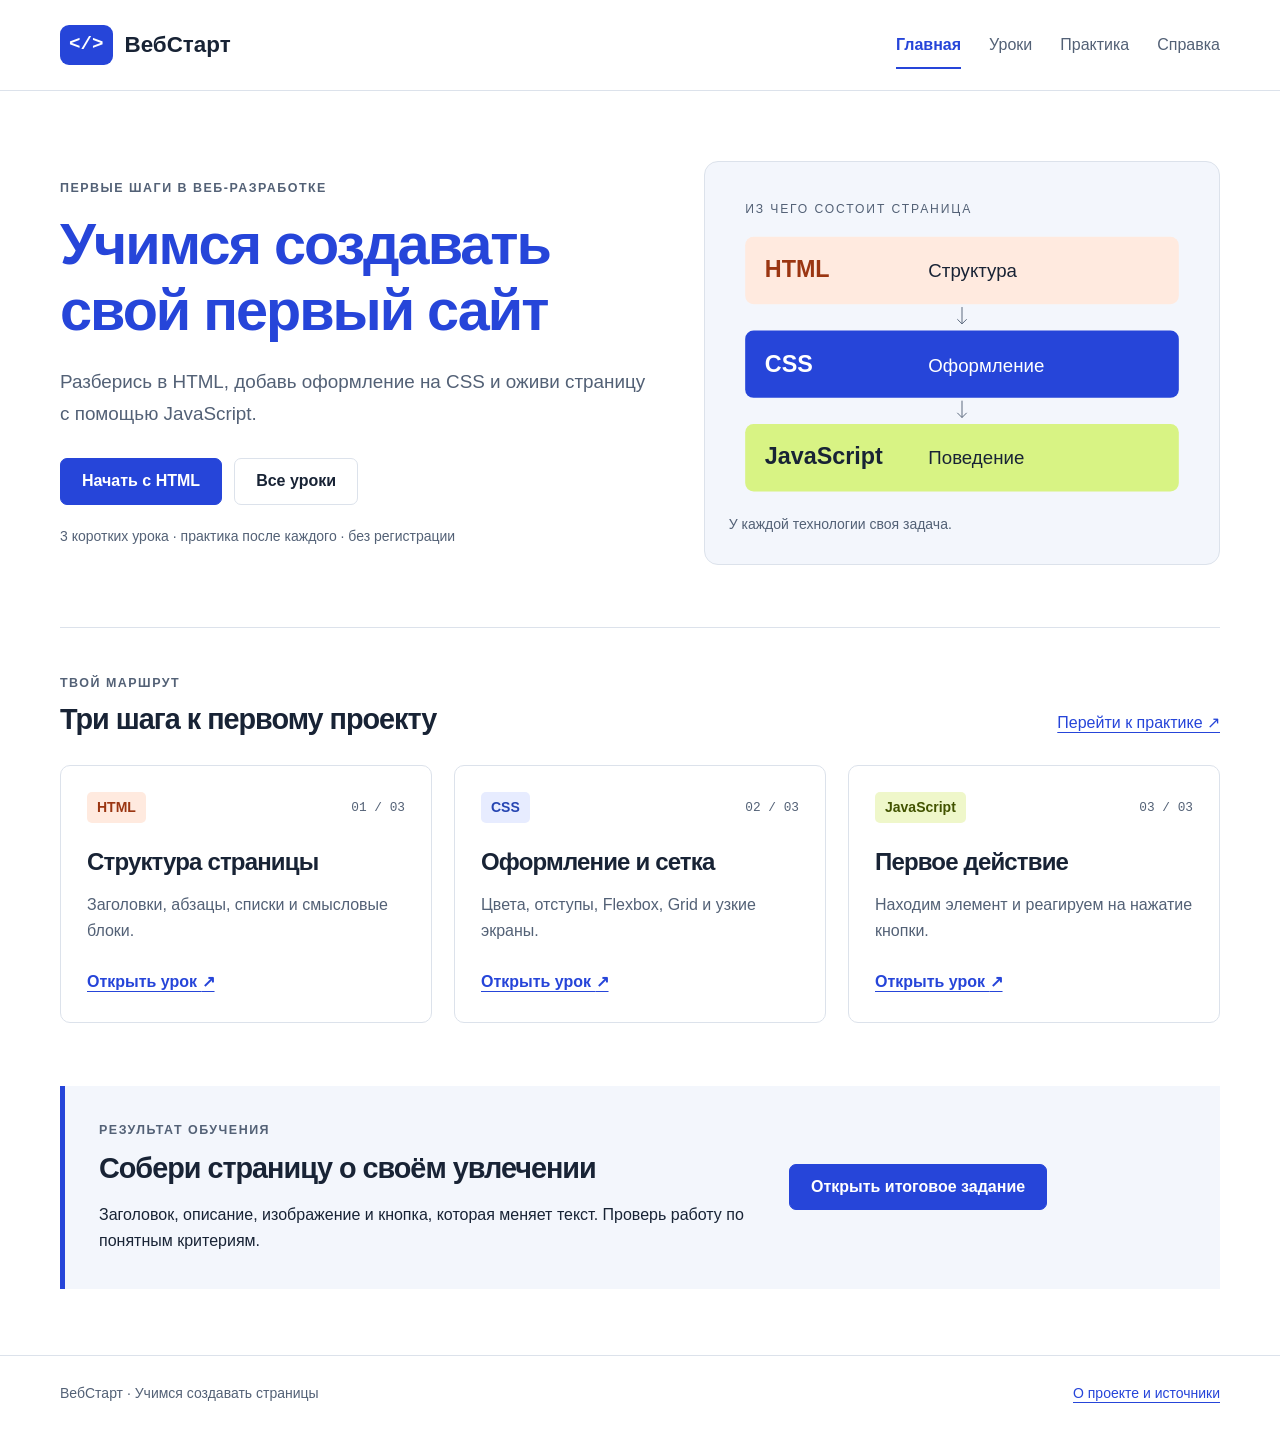
<file: index.html>
<!doctype html>
<html lang="ru">
<head>
  <meta charset="UTF-8">
  <meta name="viewport" content="width=device-width, initial-scale=1.0">
  <meta name="description" content="Короткие уроки по HTML, CSS и JavaScript с примерами, заданиями и подсказками для начинающих.">
  <title>Главная — ВебСтарт</title>
  <link rel="icon" href="data:image/svg+xml,%3Csvg xmlns='http://www.w3.org/2000/svg' viewBox='0 0 32 32'%3E%3Crect width='32' height='32' rx='8' fill='%232645d9'/%3E%3Cpath d='M12 9L5 16l7 7m8-14l7 7-7 7' stroke='white' stroke-width='3' fill='none'/%3E%3C/svg%3E">
  <link rel="stylesheet" href="assets/style.css">
  <script src="assets/script.js" defer></script>
</head>
<body>
  <a class="skip" href="#main">К содержанию</a>
  <header class="header"><div class="container header-inner"><a class="brand" href="index.html"><span class="brand-mark" aria-hidden="true">&lt;/&gt;</span>ВебСтарт</a><nav aria-label="Главная навигация"><a href="index.html" aria-current="page">Главная</a><a href="lessons.html">Уроки</a><a href="practice.html">Практика</a><a href="help.html">Справка</a></nav></div></header>
  <main id="main" class="container">
<section class="hero"><div><p class="eyebrow">ПЕРВЫЕ ШАГИ В ВЕБ-РАЗРАБОТКЕ</p><h1>Учимся создавать<br>свой первый сайт</h1><p class="lead">Разберись в HTML, добавь оформление на CSS и оживи страницу с помощью JavaScript.</p><div class="actions"><a class="button" href="html.html">Начать с HTML</a><a class="button secondary" href="lessons.html">Все уроки</a></div><p class="small">3 коротких урока · практика после каждого · без регистрации</p></div><figure class="hero-diagram"><img src="assets/web-layers.svg" width="520" height="360" alt="Три составляющие страницы: HTML задаёт структуру, CSS — оформление, JavaScript — поведение."><figcaption>У каждой технологии своя задача.</figcaption></figure></section>
<section class="section"><div class="section-heading"><div><p class="eyebrow">ТВОЙ МАРШРУТ</p><h2>Три шага к первому проекту</h2></div><a href="practice.html">Перейти к практике ↗</a></div><div class="card-grid"><article class="lesson-card" data-search="html разметка структура заголовки теги семантика"><div class="card-top"><span class="tag html">HTML</span><span class="step">01 / 03</span></div><h3><a href="html.html">Структура страницы</a></h3><p>Заголовки, абзацы, списки и смысловые блоки.</p><a class="text-link" href="html.html">Открыть урок <span aria-hidden="true">↗</span></a></article><article class="lesson-card" data-search="css стили оформление сетка flexbox grid адаптивность"><div class="card-top"><span class="tag css">CSS</span><span class="step">02 / 03</span></div><h3><a href="css.html">Оформление и сетка</a></h3><p>Цвета, отступы, Flexbox, Grid и узкие экраны.</p><a class="text-link" href="css.html">Открыть урок <span aria-hidden="true">↗</span></a></article><article class="lesson-card" data-search="javascript js джаваскрипт кнопка событие интерактивность"><div class="card-top"><span class="tag javascript">JavaScript</span><span class="step">03 / 03</span></div><h3><a href="javascript.html">Первое действие</a></h3><p>Находим элемент и реагируем на нажатие кнопки.</p><a class="text-link" href="javascript.html">Открыть урок <span aria-hidden="true">↗</span></a></article></div></section>
<section class="project-callout"><div><p class="eyebrow">РЕЗУЛЬТАТ ОБУЧЕНИЯ</p><h2>Собери страницу о своём увлечении</h2><p>Заголовок, описание, изображение и кнопка, которая меняет текст. Проверь работу по понятным критериям.</p></div><a class="button" href="practice.html#project">Открыть итоговое задание</a></section></main>
  <footer class="footer"><div class="container footer-inner"><span>ВебСтарт · Учимся создавать страницы</span><a href="help.html#about">О проекте и источники</a></div></footer>
</body>
</html>
</file>
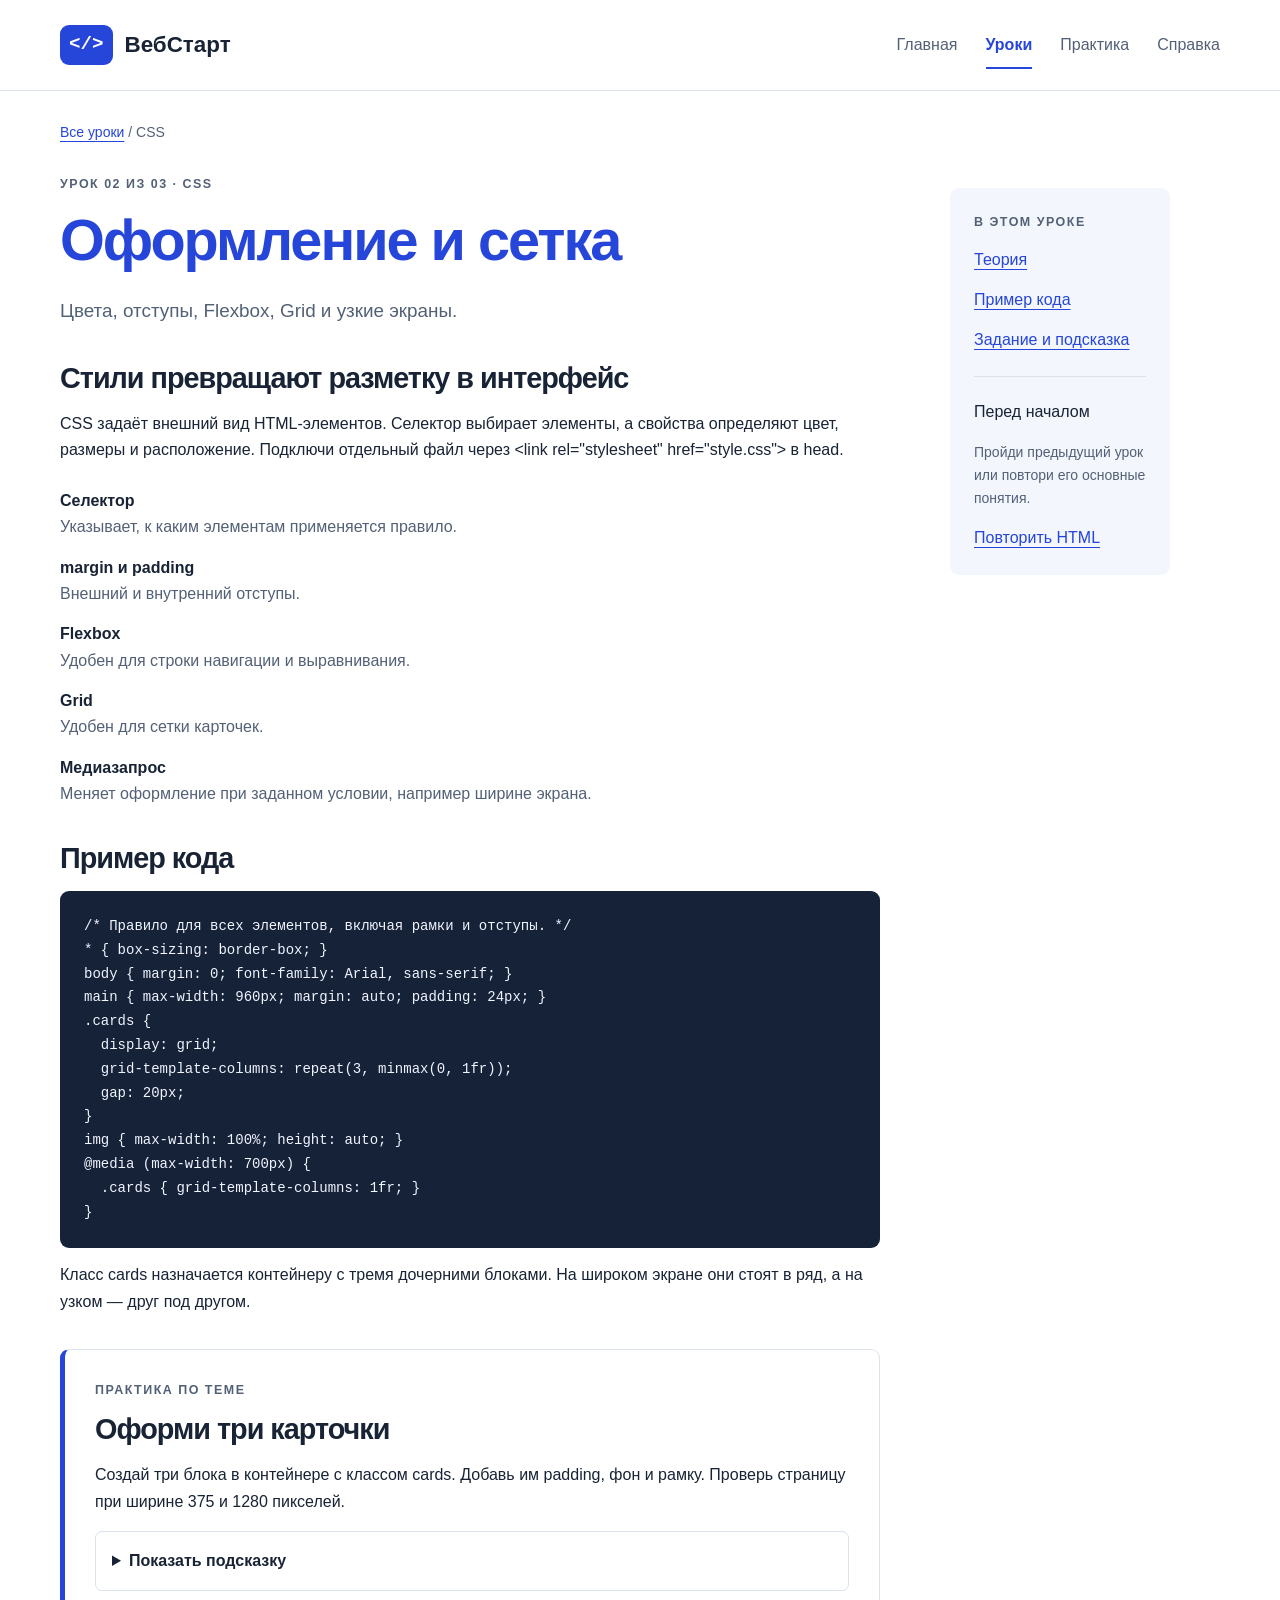
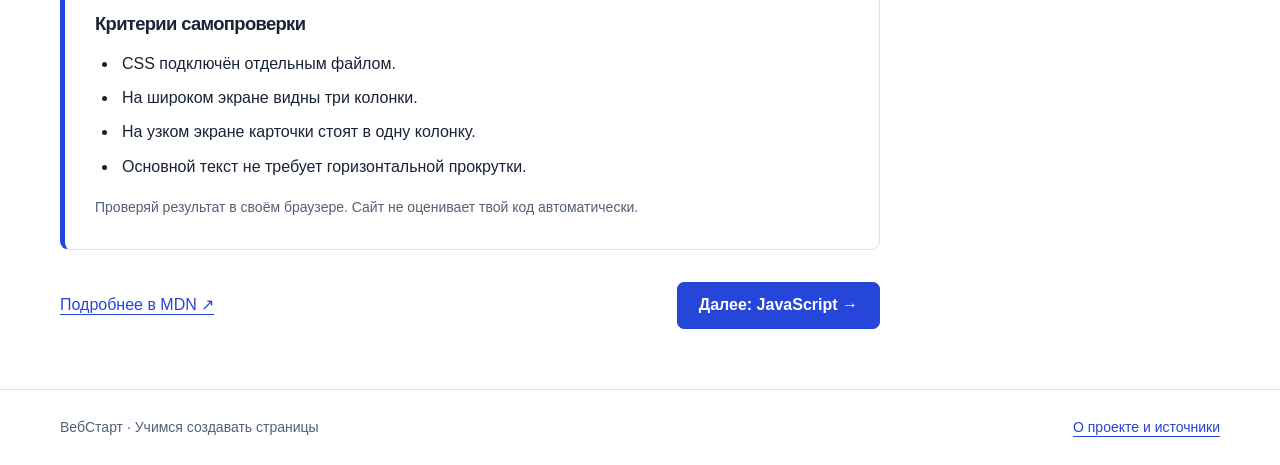
<file: css.html>
<!doctype html>
<html lang="ru">
<head>
  <meta charset="UTF-8">
  <meta name="viewport" content="width=device-width, initial-scale=1.0">
  <meta name="description" content="Короткие уроки по HTML, CSS и JavaScript с примерами, заданиями и подсказками для начинающих.">
  <title>CSS — Оформление и сетка — ВебСтарт</title>
  <link rel="icon" href="data:image/svg+xml,%3Csvg xmlns='http://www.w3.org/2000/svg' viewBox='0 0 32 32'%3E%3Crect width='32' height='32' rx='8' fill='%232645d9'/%3E%3Cpath d='M12 9L5 16l7 7m8-14l7 7-7 7' stroke='white' stroke-width='3' fill='none'/%3E%3C/svg%3E">
  <link rel="stylesheet" href="assets/style.css">
  <script src="assets/script.js" defer></script>
</head>
<body>
  <a class="skip" href="#main">К содержанию</a>
  <header class="header"><div class="container header-inner"><a class="brand" href="index.html"><span class="brand-mark" aria-hidden="true">&lt;/&gt;</span>ВебСтарт</a><nav aria-label="Главная навигация"><a href="index.html">Главная</a><a href="lessons.html" aria-current="page">Уроки</a><a href="practice.html">Практика</a><a href="help.html">Справка</a></nav></div></header>
  <main id="main" class="container"><div class="breadcrumb"><a href="lessons.html">Все уроки</a><span aria-hidden="true"> / </span>CSS</div><div class="lesson-layout"><article><p class="eyebrow">УРОК 02 ИЗ 03 · CSS</p><h1>Оформление и сетка</h1><p class="lead">Цвета, отступы, Flexbox, Grid и узкие экраны.</p><section id="theory"><h2>Стили превращают разметку в интерфейс</h2><p>CSS задаёт внешний вид HTML-элементов. Селектор выбирает элементы, а свойства определяют цвет, размеры и расположение. Подключи отдельный файл через &lt;link rel=&quot;stylesheet&quot; href=&quot;style.css&quot;&gt; в head.</p><dl><dt>Селектор</dt><dd>Указывает, к каким элементам применяется правило.</dd><dt>margin и padding</dt><dd>Внешний и внутренний отступы.</dd><dt>Flexbox</dt><dd>Удобен для строки навигации и выравнивания.</dd><dt>Grid</dt><dd>Удобен для сетки карточек.</dd><dt>Медиазапрос</dt><dd>Меняет оформление при заданном условии, например ширине экрана.</dd></dl></section><section id="example"><h2>Пример кода</h2><pre><code>/* Правило для всех элементов, включая рамки и отступы. */
* { box-sizing: border-box; }
body { margin: 0; font-family: Arial, sans-serif; }
main { max-width: 960px; margin: auto; padding: 24px; }
.cards {
  display: grid;
  grid-template-columns: repeat(3, minmax(0, 1fr));
  gap: 20px;
}
img { max-width: 100%; height: auto; }
@media (max-width: 700px) {
  .cards { grid-template-columns: 1fr; }
}</code></pre><p>Класс cards назначается контейнеру с тремя дочерними блоками. На широком экране они стоят в ряд, а на узком — друг под другом.</p></section><section id="task" class="task-box"><p class="eyebrow">ПРАКТИКА ПО ТЕМЕ</p><h2>Оформи три карточки</h2><p>Создай три блока в контейнере с классом cards. Добавь им padding, фон и рамку. Проверь страницу при ширине 375 и 1280 пикселей.</p><details><summary>Показать подсказку</summary><p>Для класса используется точка: .cards. Чтобы отступы не расширяли заданную ширину, пригодится box-sizing: border-box.</p></details><h3>Критерии самопроверки</h3><ul class="criteria"><li>CSS подключён отдельным файлом.</li><li>На широком экране видны три колонки.</li><li>На узком экране карточки стоят в одну колонку.</li><li>Основной текст не требует горизонтальной прокрутки.</li></ul><p class="small">Проверяй результат в своём браузере. Сайт не оценивает твой код автоматически.</p></section><div class="lesson-bottom"><a href="https://developer.mozilla.org/en-US/docs/Learn_web_development/Core/CSS_layout">Подробнее в MDN ↗</a><a class="button" href="javascript.html">Далее: JavaScript →</a></div></article><aside class="lesson-nav"><p class="eyebrow">В ЭТОМ УРОКЕ</p><a href="#theory">Теория</a><a href="#example">Пример кода</a><a href="#task">Задание и подсказка</a><hr><p>Перед началом</p><p class="small">Пройди предыдущий урок или повтори его основные понятия.</p><a href="html.html">Повторить HTML</a></aside></div></main>
  <footer class="footer"><div class="container footer-inner"><span>ВебСтарт · Учимся создавать страницы</span><a href="help.html#about">О проекте и источники</a></div></footer>
</body>
</html>
</file>
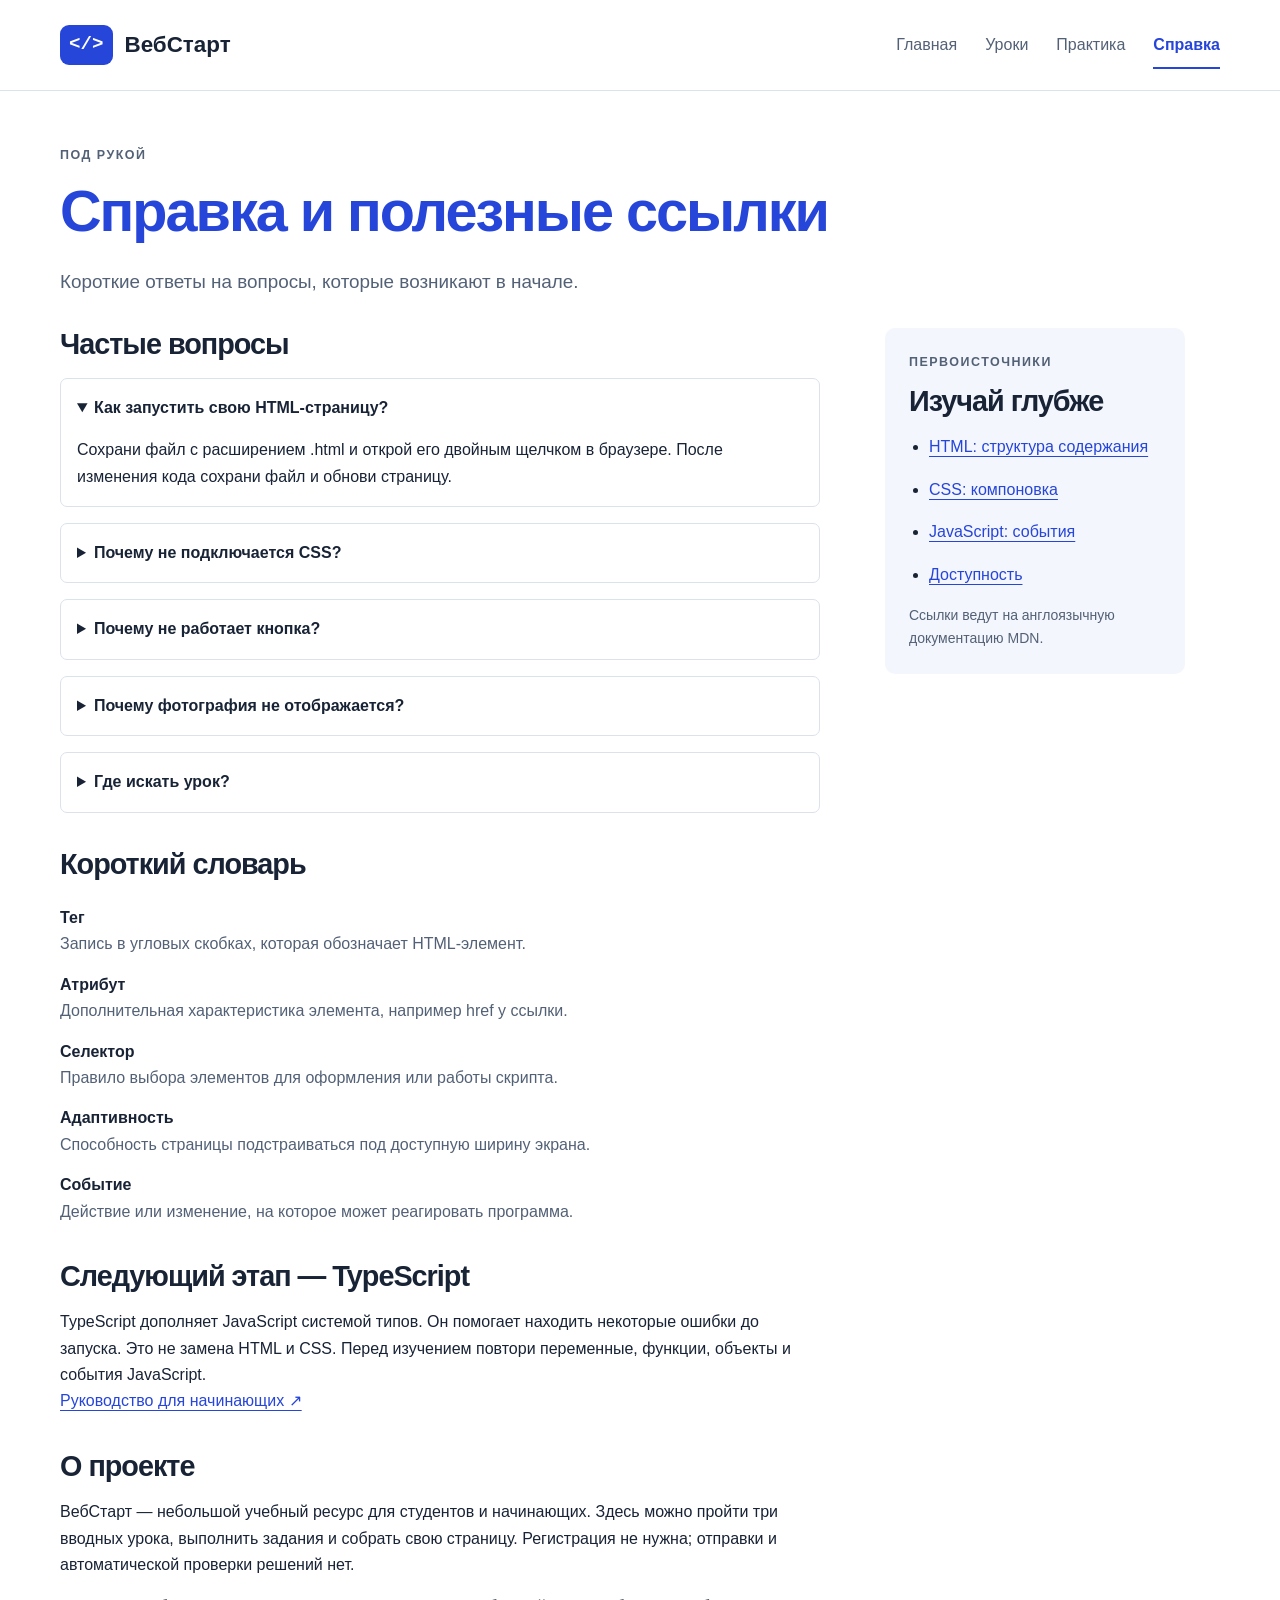
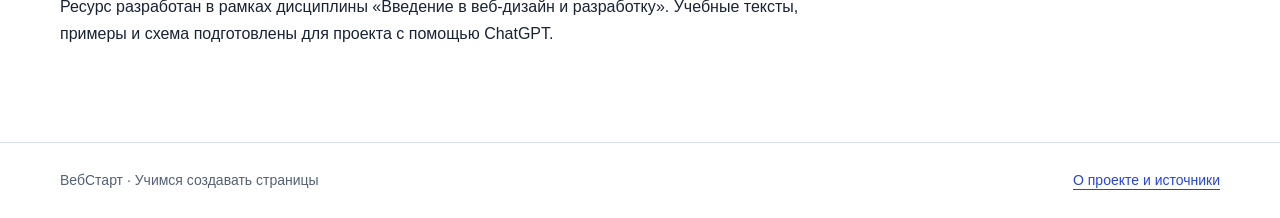
<file: help.html>
<!doctype html>
<html lang="ru">
<head>
  <meta charset="UTF-8">
  <meta name="viewport" content="width=device-width, initial-scale=1.0">
  <meta name="description" content="Короткие уроки по HTML, CSS и JavaScript с примерами, заданиями и подсказками для начинающих.">
  <title>Справка — ВебСтарт</title>
  <link rel="icon" href="data:image/svg+xml,%3Csvg xmlns='http://www.w3.org/2000/svg' viewBox='0 0 32 32'%3E%3Crect width='32' height='32' rx='8' fill='%232645d9'/%3E%3Cpath d='M12 9L5 16l7 7m8-14l7 7-7 7' stroke='white' stroke-width='3' fill='none'/%3E%3C/svg%3E">
  <link rel="stylesheet" href="assets/style.css">
  <script src="assets/script.js" defer></script>
</head>
<body>
  <a class="skip" href="#main">К содержанию</a>
  <header class="header"><div class="container header-inner"><a class="brand" href="index.html"><span class="brand-mark" aria-hidden="true">&lt;/&gt;</span>ВебСтарт</a><nav aria-label="Главная навигация"><a href="index.html">Главная</a><a href="lessons.html">Уроки</a><a href="practice.html">Практика</a><a href="help.html" aria-current="page">Справка</a></nav></div></header>
  <main id="main" class="container"><section class="page-intro"><p class="eyebrow">ПОД РУКОЙ</p><h1>Справка и полезные ссылки</h1><p class="lead">Короткие ответы на вопросы, которые возникают в начале.</p></section><div class="help-layout"><div><section><h2>Частые вопросы</h2><details open><summary>Как запустить свою HTML-страницу?</summary><p>Сохрани файл с расширением .html и открой его двойным щелчком в браузере. После изменения кода сохрани файл и обнови страницу.</p></details><details><summary>Почему не подключается CSS?</summary><p>Проверь href у link, имя и расположение файла. Например, если style.css находится в папке assets, путь будет assets/style.css.</p></details><details><summary>Почему не работает кнопка?</summary><p>Проверь id, подключение script.js и консоль. Если скрипт подключён в head, добавь defer.</p></details><details><summary>Почему фотография не отображается?</summary><p>Проверь src, расширение и регистр букв в имени файла. Используй относительный путь. Файл фотографии должен входить в папку проекта.</p></details><details><summary>Где искать урок?</summary><p>Открой <a href="lessons.html">каталог</a> и введи название или ключевое слово. Поиск не различает JavaScript и javascript.</p></details></section><section id="glossary"><h2>Короткий словарь</h2><dl><dt>Тег</dt><dd>Запись в угловых скобках, которая обозначает HTML-элемент.</dd><dt>Атрибут</dt><dd>Дополнительная характеристика элемента, например href у ссылки.</dd><dt>Селектор</dt><dd>Правило выбора элементов для оформления или работы скрипта.</dd><dt>Адаптивность</dt><dd>Способность страницы подстраиваться под доступную ширину экрана.</dd><dt>Событие</dt><dd>Действие или изменение, на которое может реагировать программа.</dd></dl></section><section id="typescript"><h2>Следующий этап — TypeScript</h2><p>TypeScript дополняет JavaScript системой типов. Он помогает находить некоторые ошибки до запуска. Это не замена HTML и CSS. Перед изучением повтори переменные, функции, объекты и события JavaScript.</p><a href="https://www.typescriptlang.org/docs/handbook/typescript-from-scratch.html">Руководство для начинающих ↗</a></section><section id="about"><h2>О проекте</h2><p>ВебСтарт — небольшой учебный ресурс для студентов и начинающих. Здесь можно пройти три вводных урока, выполнить задания и собрать свою страницу. Регистрация не нужна; отправки и автоматической проверки решений нет.</p><p>Ресурс разработан в рамках дисциплины «Введение в веб-дизайн и разработку». Учебные тексты, примеры и схема подготовлены для проекта с помощью ChatGPT.</p></section></div><aside class="sources"><p class="eyebrow">ПЕРВОИСТОЧНИКИ</p><h2>Изучай глубже</h2><ul><li><a href="https://developer.mozilla.org/en-US/docs/Learn_web_development/Core/Structuring_content">HTML: структура содержания</a></li><li><a href="https://developer.mozilla.org/en-US/docs/Learn_web_development/Core/CSS_layout">CSS: компоновка</a></li><li><a href="https://developer.mozilla.org/en-US/docs/Learn_web_development/Core/Scripting/Events">JavaScript: события</a></li><li><a href="https://developer.mozilla.org/en-US/docs/Learn_web_development/Core/Accessibility">Доступность</a></li></ul><p class="small">Ссылки ведут на англоязычную документацию MDN.</p></aside></div></main>
  <footer class="footer"><div class="container footer-inner"><span>ВебСтарт · Учимся создавать страницы</span><a href="help.html#about">О проекте и источники</a></div></footer>
</body>
</html>
</file>
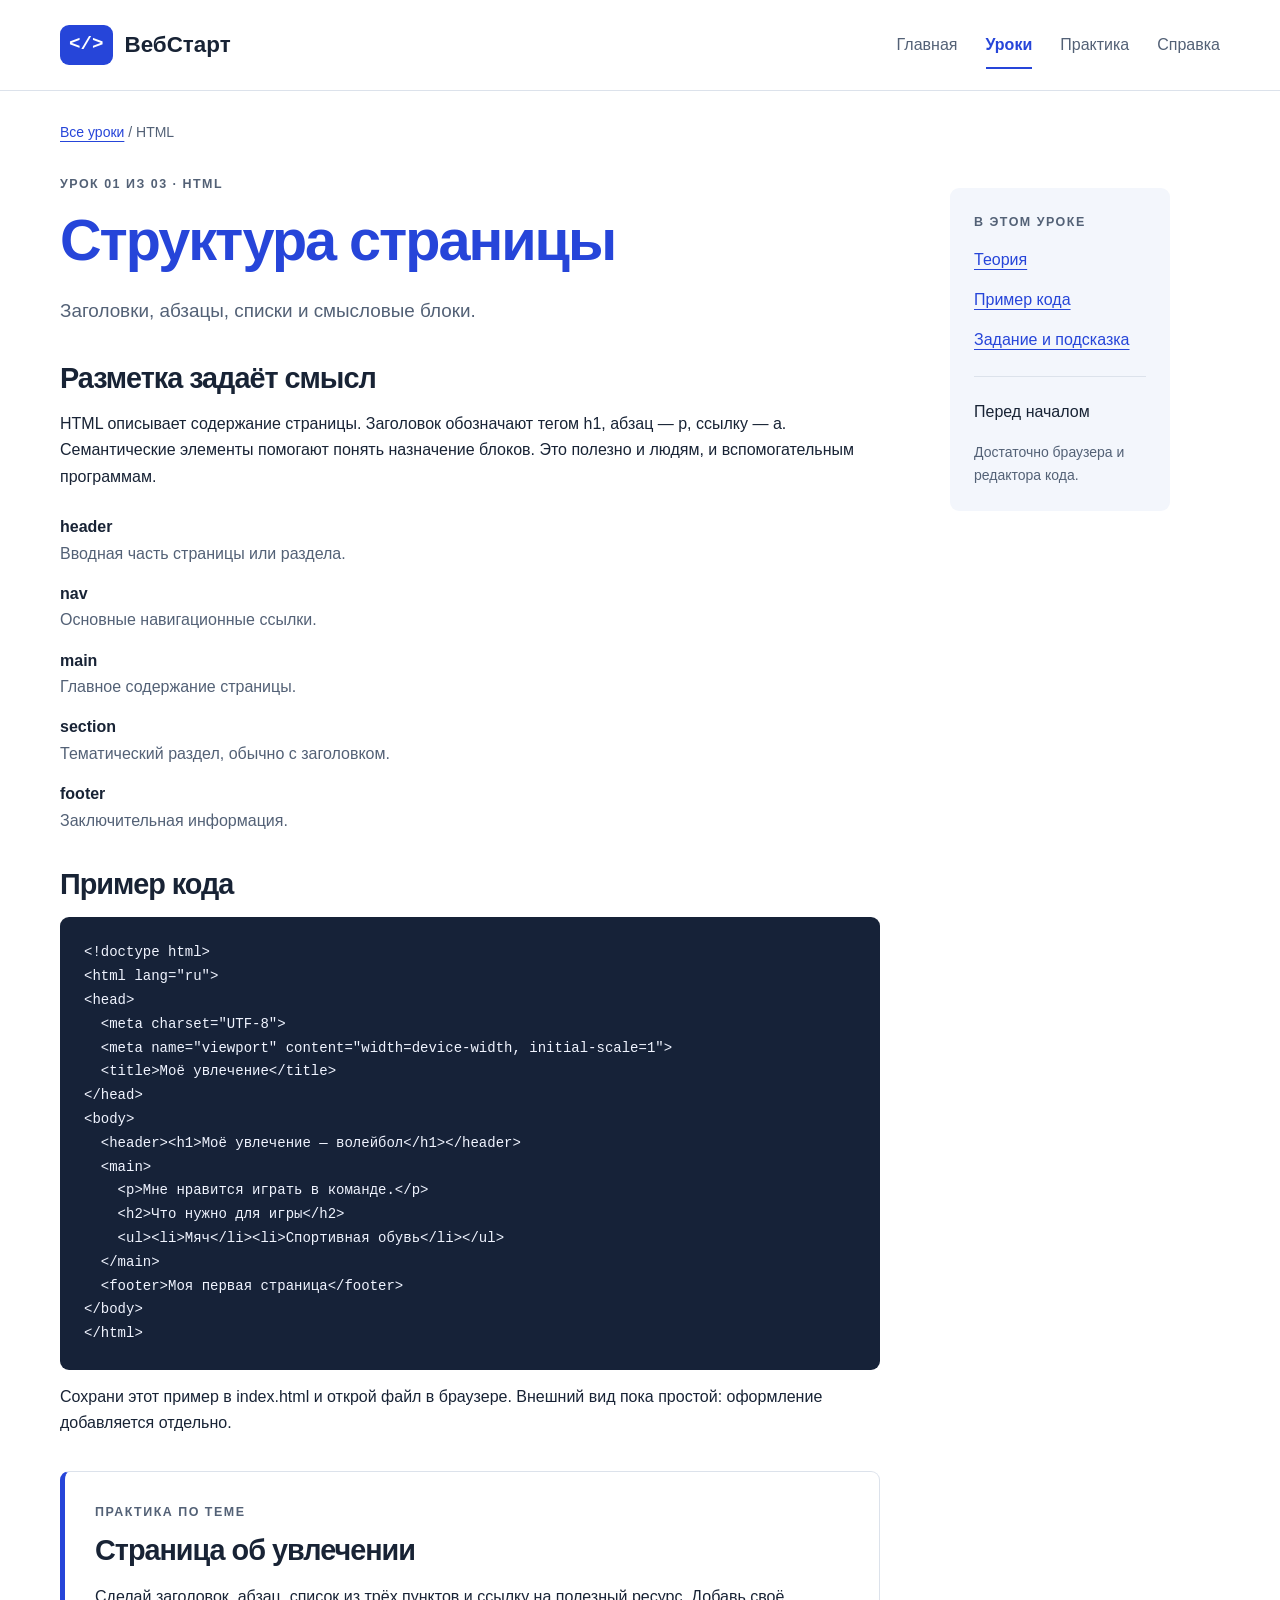
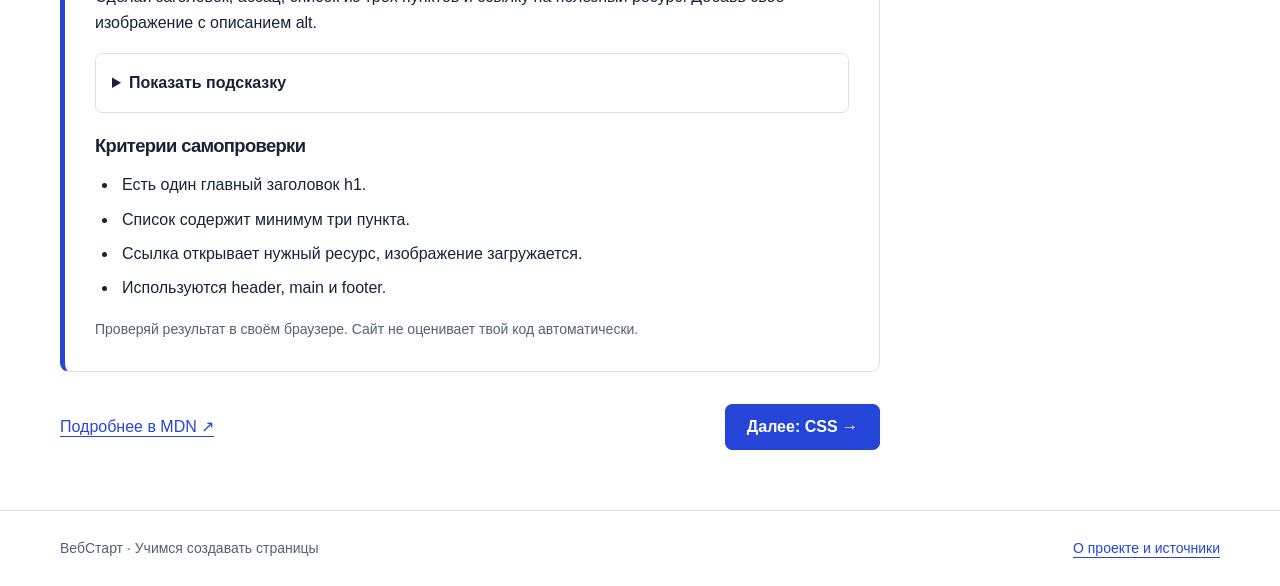
<file: html.html>
<!doctype html>
<html lang="ru">
<head>
  <meta charset="UTF-8">
  <meta name="viewport" content="width=device-width, initial-scale=1.0">
  <meta name="description" content="Короткие уроки по HTML, CSS и JavaScript с примерами, заданиями и подсказками для начинающих.">
  <title>HTML — Структура страницы — ВебСтарт</title>
  <link rel="icon" href="data:image/svg+xml,%3Csvg xmlns='http://www.w3.org/2000/svg' viewBox='0 0 32 32'%3E%3Crect width='32' height='32' rx='8' fill='%232645d9'/%3E%3Cpath d='M12 9L5 16l7 7m8-14l7 7-7 7' stroke='white' stroke-width='3' fill='none'/%3E%3C/svg%3E">
  <link rel="stylesheet" href="assets/style.css">
  <script src="assets/script.js" defer></script>
</head>
<body>
  <a class="skip" href="#main">К содержанию</a>
  <header class="header"><div class="container header-inner"><a class="brand" href="index.html"><span class="brand-mark" aria-hidden="true">&lt;/&gt;</span>ВебСтарт</a><nav aria-label="Главная навигация"><a href="index.html">Главная</a><a href="lessons.html" aria-current="page">Уроки</a><a href="practice.html">Практика</a><a href="help.html">Справка</a></nav></div></header>
  <main id="main" class="container"><div class="breadcrumb"><a href="lessons.html">Все уроки</a><span aria-hidden="true"> / </span>HTML</div><div class="lesson-layout"><article><p class="eyebrow">УРОК 01 ИЗ 03 · HTML</p><h1>Структура страницы</h1><p class="lead">Заголовки, абзацы, списки и смысловые блоки.</p><section id="theory"><h2>Разметка задаёт смысл</h2><p>HTML описывает содержание страницы. Заголовок обозначают тегом h1, абзац — p, ссылку — a. Семантические элементы помогают понять назначение блоков. Это полезно и людям, и вспомогательным программам.</p><dl><dt>header</dt><dd>Вводная часть страницы или раздела.</dd><dt>nav</dt><dd>Основные навигационные ссылки.</dd><dt>main</dt><dd>Главное содержание страницы.</dd><dt>section</dt><dd>Тематический раздел, обычно с заголовком.</dd><dt>footer</dt><dd>Заключительная информация.</dd></dl></section><section id="example"><h2>Пример кода</h2><pre><code>&lt;!doctype html&gt;
&lt;html lang=&quot;ru&quot;&gt;
&lt;head&gt;
  &lt;meta charset=&quot;UTF-8&quot;&gt;
  &lt;meta name=&quot;viewport&quot; content=&quot;width=device-width, initial-scale=1&quot;&gt;
  &lt;title&gt;Моё увлечение&lt;/title&gt;
&lt;/head&gt;
&lt;body&gt;
  &lt;header&gt;&lt;h1&gt;Моё увлечение — волейбол&lt;/h1&gt;&lt;/header&gt;
  &lt;main&gt;
    &lt;p&gt;Мне нравится играть в команде.&lt;/p&gt;
    &lt;h2&gt;Что нужно для игры&lt;/h2&gt;
    &lt;ul&gt;&lt;li&gt;Мяч&lt;/li&gt;&lt;li&gt;Спортивная обувь&lt;/li&gt;&lt;/ul&gt;
  &lt;/main&gt;
  &lt;footer&gt;Моя первая страница&lt;/footer&gt;
&lt;/body&gt;
&lt;/html&gt;</code></pre><p>Сохрани этот пример в index.html и открой файл в браузере. Внешний вид пока простой: оформление добавляется отдельно.</p></section><section id="task" class="task-box"><p class="eyebrow">ПРАКТИКА ПО ТЕМЕ</p><h2>Страница об увлечении</h2><p>Сделай заголовок, абзац, список из трёх пунктов и ссылку на полезный ресурс. Добавь своё изображение с описанием alt.</p><details><summary>Показать подсказку</summary><p>Начни с образца выше. Изображение подключается так: &lt;img src=&quot;images/photo.jpg&quot; alt=&quot;Описание фотографии&quot;&gt;. Файл должен находиться по указанному пути.</p></details><h3>Критерии самопроверки</h3><ul class="criteria"><li>Есть один главный заголовок h1.</li><li>Список содержит минимум три пункта.</li><li>Ссылка открывает нужный ресурс, изображение загружается.</li><li>Используются header, main и footer.</li></ul><p class="small">Проверяй результат в своём браузере. Сайт не оценивает твой код автоматически.</p></section><div class="lesson-bottom"><a href="https://developer.mozilla.org/en-US/docs/Learn_web_development/Core/Structuring_content">Подробнее в MDN ↗</a><a class="button" href="css.html">Далее: CSS →</a></div></article><aside class="lesson-nav"><p class="eyebrow">В ЭТОМ УРОКЕ</p><a href="#theory">Теория</a><a href="#example">Пример кода</a><a href="#task">Задание и подсказка</a><hr><p>Перед началом</p><p class="small">Достаточно браузера и редактора кода.</p></aside></div></main>
  <footer class="footer"><div class="container footer-inner"><span>ВебСтарт · Учимся создавать страницы</span><a href="help.html#about">О проекте и источники</a></div></footer>
</body>
</html>
</file>
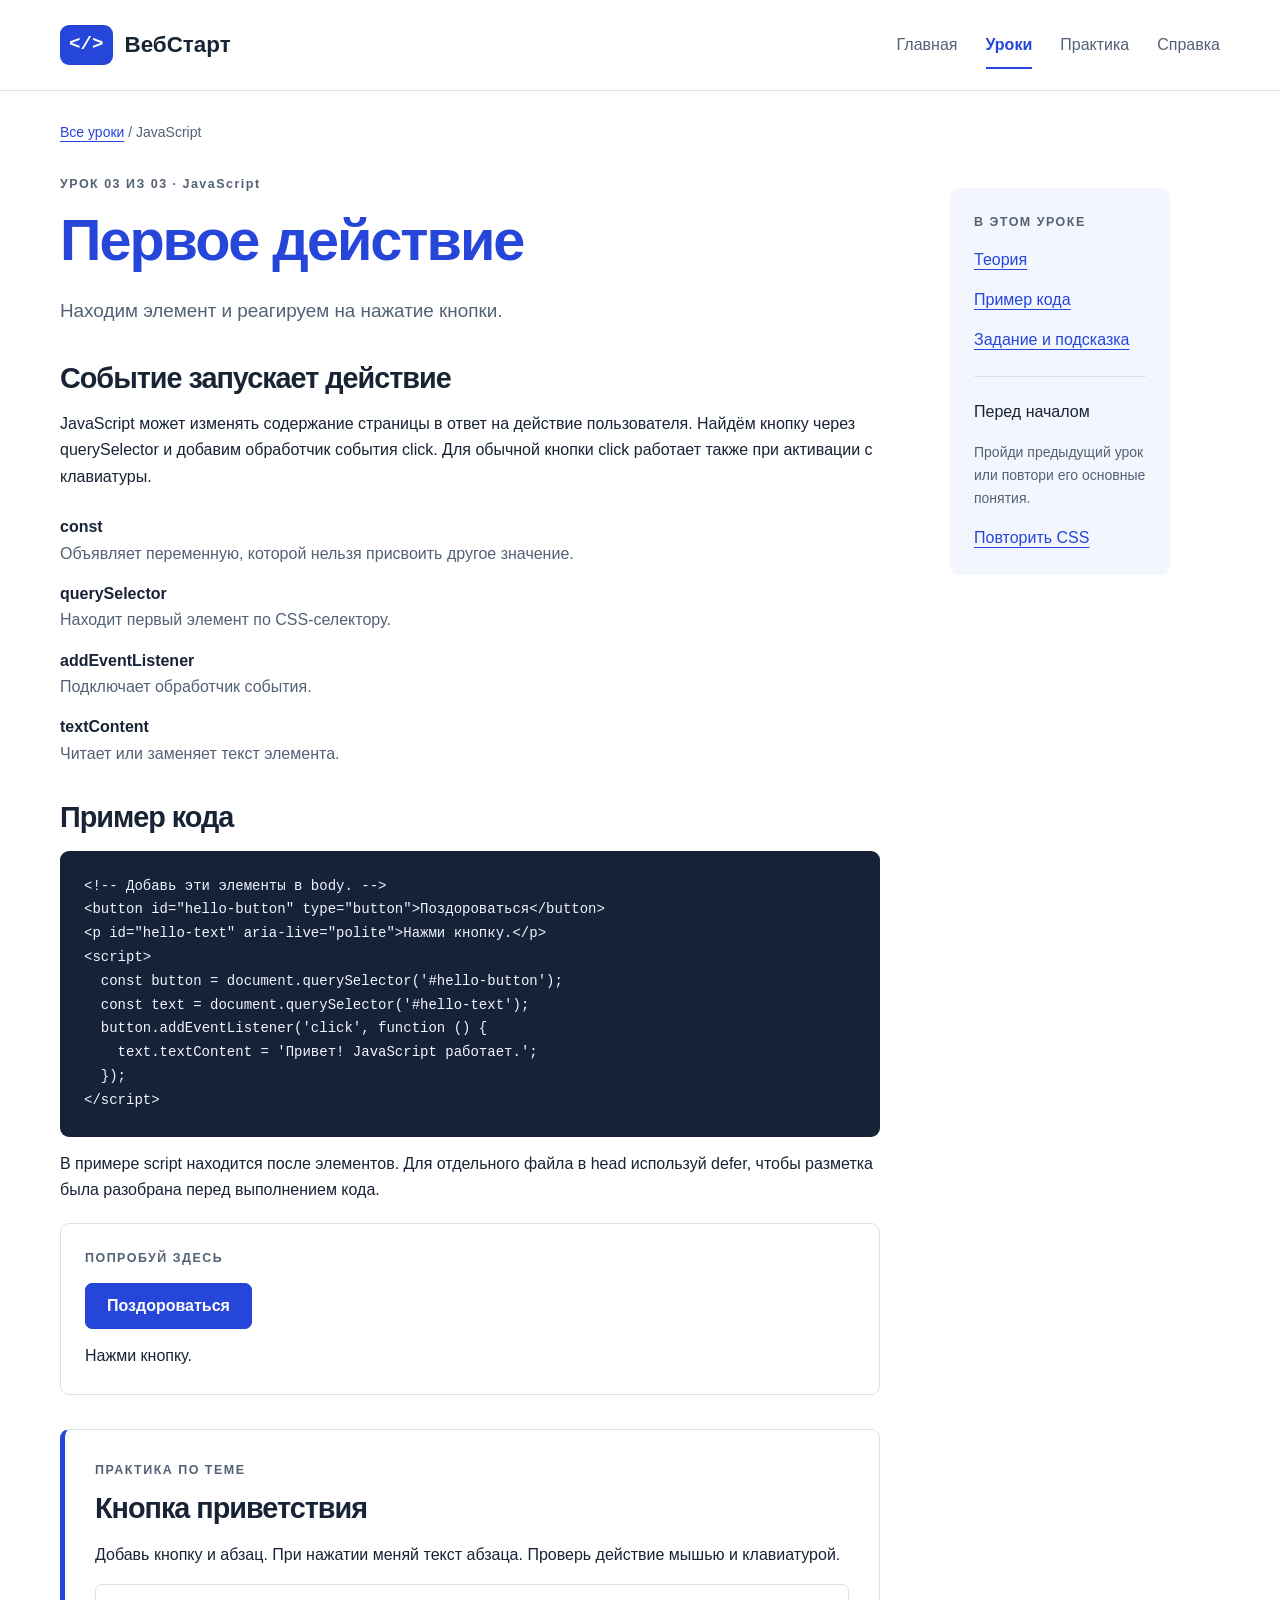
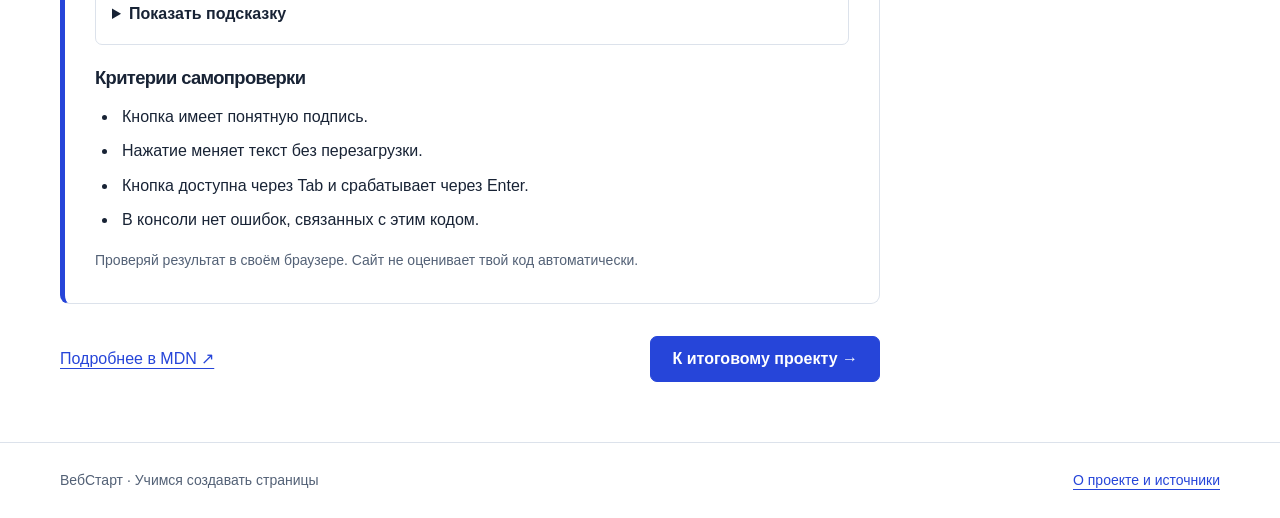
<file: javascript.html>
<!doctype html>
<html lang="ru">
<head>
  <meta charset="UTF-8">
  <meta name="viewport" content="width=device-width, initial-scale=1.0">
  <meta name="description" content="Короткие уроки по HTML, CSS и JavaScript с примерами, заданиями и подсказками для начинающих.">
  <title>JavaScript — Первое действие — ВебСтарт</title>
  <link rel="icon" href="data:image/svg+xml,%3Csvg xmlns='http://www.w3.org/2000/svg' viewBox='0 0 32 32'%3E%3Crect width='32' height='32' rx='8' fill='%232645d9'/%3E%3Cpath d='M12 9L5 16l7 7m8-14l7 7-7 7' stroke='white' stroke-width='3' fill='none'/%3E%3C/svg%3E">
  <link rel="stylesheet" href="assets/style.css">
  <script src="assets/script.js" defer></script>
</head>
<body>
  <a class="skip" href="#main">К содержанию</a>
  <header class="header"><div class="container header-inner"><a class="brand" href="index.html"><span class="brand-mark" aria-hidden="true">&lt;/&gt;</span>ВебСтарт</a><nav aria-label="Главная навигация"><a href="index.html">Главная</a><a href="lessons.html" aria-current="page">Уроки</a><a href="practice.html">Практика</a><a href="help.html">Справка</a></nav></div></header>
  <main id="main" class="container"><div class="breadcrumb"><a href="lessons.html">Все уроки</a><span aria-hidden="true"> / </span>JavaScript</div><div class="lesson-layout"><article><p class="eyebrow">УРОК 03 ИЗ 03 · JavaScript</p><h1>Первое действие</h1><p class="lead">Находим элемент и реагируем на нажатие кнопки.</p><section id="theory"><h2>Событие запускает действие</h2><p>JavaScript может изменять содержание страницы в ответ на действие пользователя. Найдём кнопку через querySelector и добавим обработчик события click. Для обычной кнопки click работает также при активации с клавиатуры.</p><dl><dt>const</dt><dd>Объявляет переменную, которой нельзя присвоить другое значение.</dd><dt>querySelector</dt><dd>Находит первый элемент по CSS-селектору.</dd><dt>addEventListener</dt><dd>Подключает обработчик события.</dd><dt>textContent</dt><dd>Читает или заменяет текст элемента.</dd></dl></section><section id="example"><h2>Пример кода</h2><pre><code>&lt;!-- Добавь эти элементы в body. --&gt;
&lt;button id=&quot;hello-button&quot; type=&quot;button&quot;&gt;Поздороваться&lt;/button&gt;
&lt;p id=&quot;hello-text&quot; aria-live=&quot;polite&quot;&gt;Нажми кнопку.&lt;/p&gt;
&lt;script&gt;
  const button = document.querySelector(&#x27;#hello-button&#x27;);
  const text = document.querySelector(&#x27;#hello-text&#x27;);
  button.addEventListener(&#x27;click&#x27;, function () {
    text.textContent = &#x27;Привет! JavaScript работает.&#x27;;
  });
&lt;/script&gt;</code></pre><p>В примере script находится после элементов. Для отдельного файла в head используй defer, чтобы разметка была разобрана перед выполнением кода.</p><div class="demo"><p class="eyebrow">ПОПРОБУЙ ЗДЕСЬ</p><button id="hello-button" class="button" type="button">Поздороваться</button><p id="hello-text" aria-live="polite">Нажми кнопку.</p></div></section><section id="task" class="task-box"><p class="eyebrow">ПРАКТИКА ПО ТЕМЕ</p><h2>Кнопка приветствия</h2><p>Добавь кнопку и абзац. При нажатии меняй текст абзаца. Проверь действие мышью и клавиатурой.</p><details><summary>Показать подсказку</summary><p>Если кнопка не работает, проверь совпадение id в HTML и селектора в JavaScript. Открой консоль браузера и прочитай сообщение об ошибке.</p></details><h3>Критерии самопроверки</h3><ul class="criteria"><li>Кнопка имеет понятную подпись.</li><li>Нажатие меняет текст без перезагрузки.</li><li>Кнопка доступна через Tab и срабатывает через Enter.</li><li>В консоли нет ошибок, связанных с этим кодом.</li></ul><p class="small">Проверяй результат в своём браузере. Сайт не оценивает твой код автоматически.</p></section><div class="lesson-bottom"><a href="https://developer.mozilla.org/en-US/docs/Learn_web_development/Core/Scripting/Events">Подробнее в MDN ↗</a><a class="button" href="practice.html#project">К итоговому проекту →</a></div></article><aside class="lesson-nav"><p class="eyebrow">В ЭТОМ УРОКЕ</p><a href="#theory">Теория</a><a href="#example">Пример кода</a><a href="#task">Задание и подсказка</a><hr><p>Перед началом</p><p class="small">Пройди предыдущий урок или повтори его основные понятия.</p><a href="css.html">Повторить CSS</a></aside></div></main>
  <footer class="footer"><div class="container footer-inner"><span>ВебСтарт · Учимся создавать страницы</span><a href="help.html#about">О проекте и источники</a></div></footer>
</body>
</html>
</file>
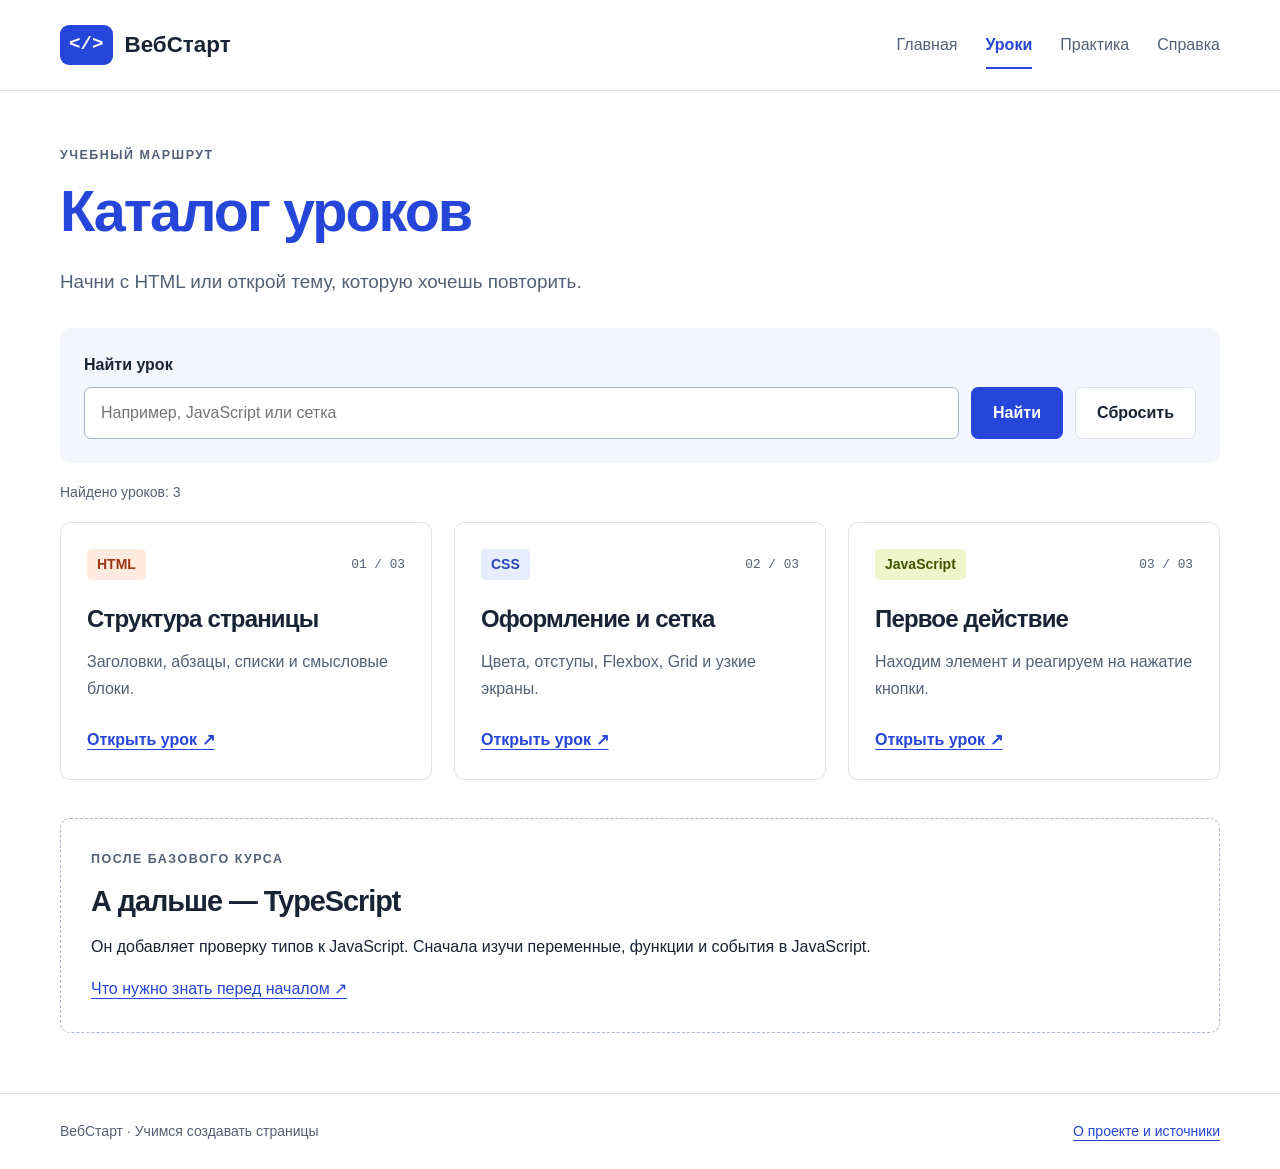
<file: lessons.html>
<!doctype html>
<html lang="ru">
<head>
  <meta charset="UTF-8">
  <meta name="viewport" content="width=device-width, initial-scale=1.0">
  <meta name="description" content="Короткие уроки по HTML, CSS и JavaScript с примерами, заданиями и подсказками для начинающих.">
  <title>Уроки — ВебСтарт</title>
  <link rel="icon" href="data:image/svg+xml,%3Csvg xmlns='http://www.w3.org/2000/svg' viewBox='0 0 32 32'%3E%3Crect width='32' height='32' rx='8' fill='%232645d9'/%3E%3Cpath d='M12 9L5 16l7 7m8-14l7 7-7 7' stroke='white' stroke-width='3' fill='none'/%3E%3C/svg%3E">
  <link rel="stylesheet" href="assets/style.css">
  <script src="assets/script.js" defer></script>
</head>
<body>
  <a class="skip" href="#main">К содержанию</a>
  <header class="header"><div class="container header-inner"><a class="brand" href="index.html"><span class="brand-mark" aria-hidden="true">&lt;/&gt;</span>ВебСтарт</a><nav aria-label="Главная навигация"><a href="index.html">Главная</a><a href="lessons.html" aria-current="page">Уроки</a><a href="practice.html">Практика</a><a href="help.html">Справка</a></nav></div></header>
  <main id="main" class="container"><section class="page-intro"><p class="eyebrow">УЧЕБНЫЙ МАРШРУТ</p><h1>Каталог уроков</h1><p class="lead">Начни с HTML или открой тему, которую хочешь повторить.</p></section><form class="search" role="search" action="lessons.html"><label for="lesson-search">Найти урок</label><div class="search-row"><input id="lesson-search" name="q" type="search" placeholder="Например, JavaScript или сетка" autocomplete="off"><button class="button" type="submit">Найти</button><button class="button secondary" type="reset">Сбросить</button></div></form><p id="search-count" class="small" role="status" aria-live="polite">Уроков: 3</p><noscript><p>Поиск работает при включённом JavaScript. Все уроки доступны ниже.</p></noscript><div class="card-grid"><article class="lesson-card" data-search="html разметка структура заголовки теги семантика"><div class="card-top"><span class="tag html">HTML</span><span class="step">01 / 03</span></div><h2><a href="html.html">Структура страницы</a></h2><p>Заголовки, абзацы, списки и смысловые блоки.</p><a class="text-link" href="html.html">Открыть урок <span aria-hidden="true">↗</span></a></article><article class="lesson-card" data-search="css стили оформление сетка flexbox grid адаптивность"><div class="card-top"><span class="tag css">CSS</span><span class="step">02 / 03</span></div><h2><a href="css.html">Оформление и сетка</a></h2><p>Цвета, отступы, Flexbox, Grid и узкие экраны.</p><a class="text-link" href="css.html">Открыть урок <span aria-hidden="true">↗</span></a></article><article class="lesson-card" data-search="javascript js джаваскрипт кнопка событие интерактивность"><div class="card-top"><span class="tag javascript">JavaScript</span><span class="step">03 / 03</span></div><h2><a href="javascript.html">Первое действие</a></h2><p>Находим элемент и реагируем на нажатие кнопки.</p><a class="text-link" href="javascript.html">Открыть урок <span aria-hidden="true">↗</span></a></article></div><p id="empty-result" class="notice" hidden>Ничего не найдено. Попробуй «HTML», «CSS», «JavaScript» или сбрось поиск.</p><aside class="next-stage"><p class="eyebrow">ПОСЛЕ БАЗОВОГО КУРСА</p><h2>А дальше — TypeScript</h2><p>Он добавляет проверку типов к JavaScript. Сначала изучи переменные, функции и события в JavaScript.</p><a href="help.html#typescript">Что нужно знать перед началом ↗</a></aside></main>
  <footer class="footer"><div class="container footer-inner"><span>ВебСтарт · Учимся создавать страницы</span><a href="help.html#about">О проекте и источники</a></div></footer>
</body>
</html>
</file>
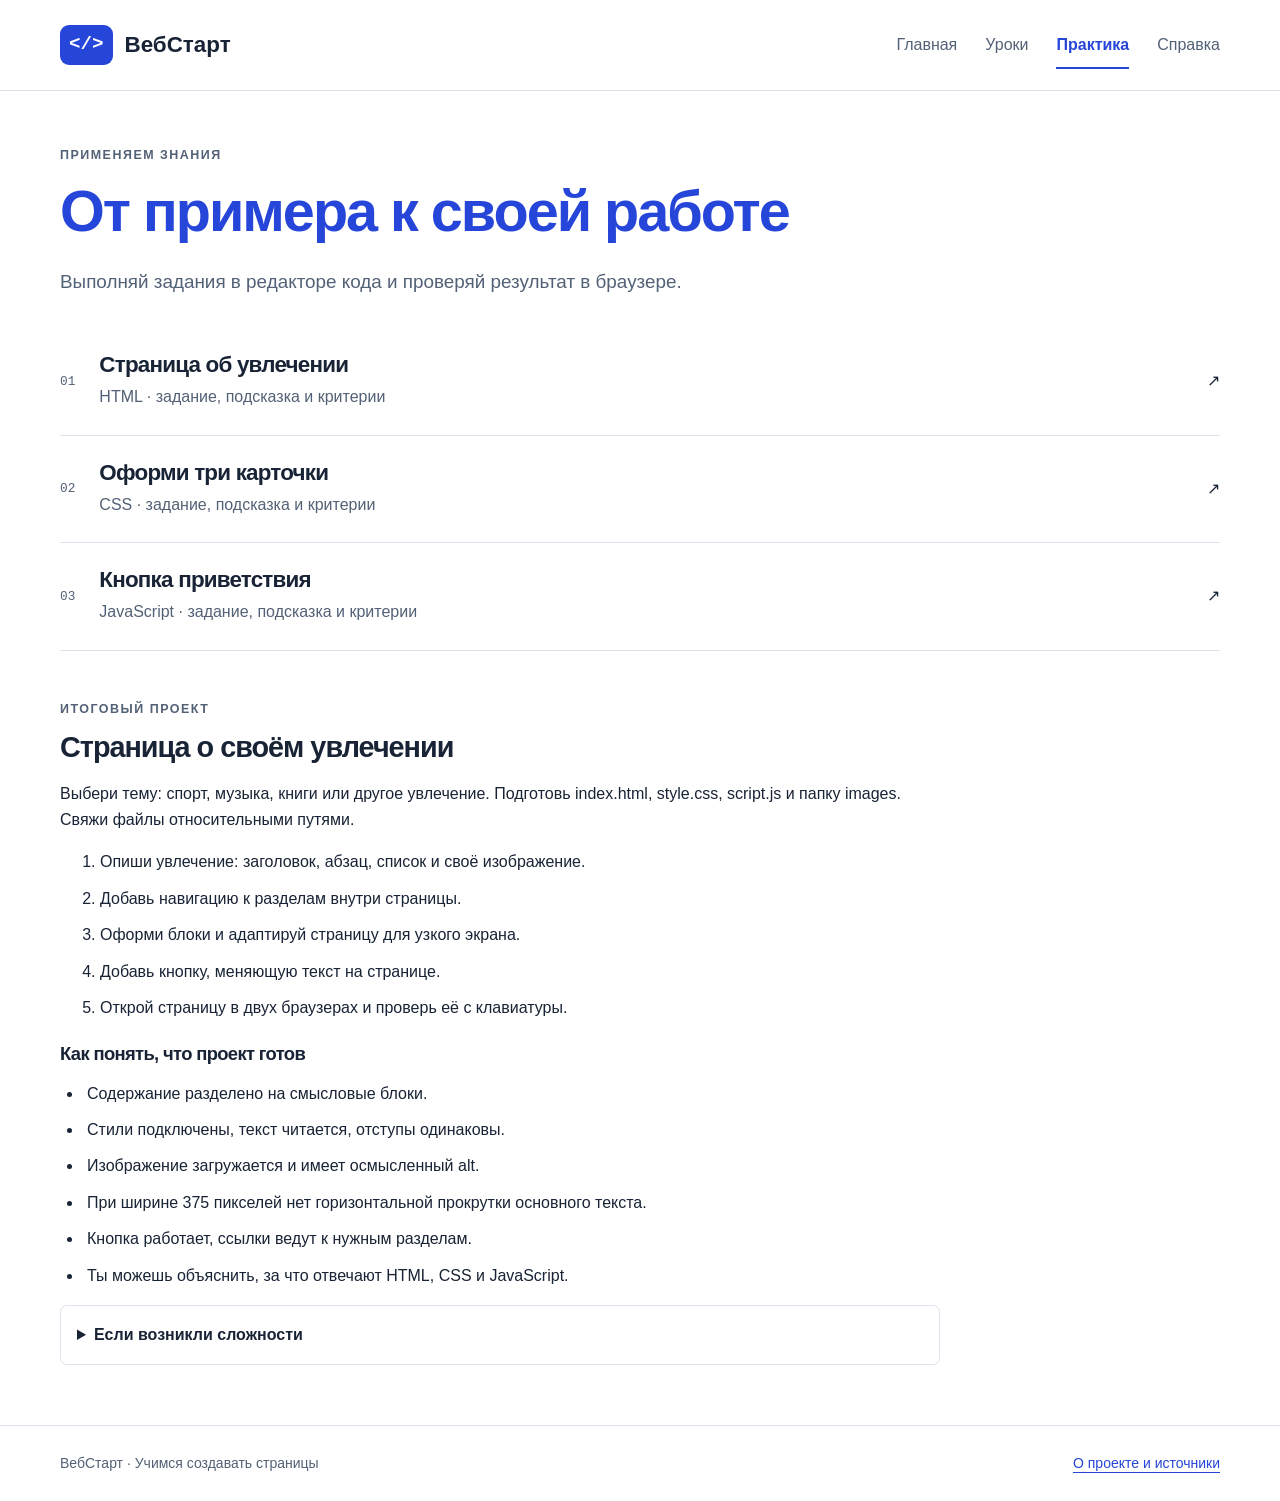
<file: practice.html>
<!doctype html>
<html lang="ru">
<head>
  <meta charset="UTF-8">
  <meta name="viewport" content="width=device-width, initial-scale=1.0">
  <meta name="description" content="Короткие уроки по HTML, CSS и JavaScript с примерами, заданиями и подсказками для начинающих.">
  <title>Практика — ВебСтарт</title>
  <link rel="icon" href="data:image/svg+xml,%3Csvg xmlns='http://www.w3.org/2000/svg' viewBox='0 0 32 32'%3E%3Crect width='32' height='32' rx='8' fill='%232645d9'/%3E%3Cpath d='M12 9L5 16l7 7m8-14l7 7-7 7' stroke='white' stroke-width='3' fill='none'/%3E%3C/svg%3E">
  <link rel="stylesheet" href="assets/style.css">
  <script src="assets/script.js" defer></script>
</head>
<body>
  <a class="skip" href="#main">К содержанию</a>
  <header class="header"><div class="container header-inner"><a class="brand" href="index.html"><span class="brand-mark" aria-hidden="true">&lt;/&gt;</span>ВебСтарт</a><nav aria-label="Главная навигация"><a href="index.html">Главная</a><a href="lessons.html">Уроки</a><a href="practice.html" aria-current="page">Практика</a><a href="help.html">Справка</a></nav></div></header>
  <main id="main" class="container"><section class="page-intro"><p class="eyebrow">ПРИМЕНЯЕМ ЗНАНИЯ</p><h1>От примера к своей работе</h1><p class="lead">Выполняй задания в редакторе кода и проверяй результат в браузере.</p></section><div class="practice-list"><a class="practice-row" href="html.html#task"><span class="step">01</span><div><h2>Страница об увлечении</h2><p>HTML · задание, подсказка и критерии</p></div><span aria-hidden="true">↗</span></a><a class="practice-row" href="css.html#task"><span class="step">02</span><div><h2>Оформи три карточки</h2><p>CSS · задание, подсказка и критерии</p></div><span aria-hidden="true">↗</span></a><a class="practice-row" href="javascript.html#task"><span class="step">03</span><div><h2>Кнопка приветствия</h2><p>JavaScript · задание, подсказка и критерии</p></div><span aria-hidden="true">↗</span></a></div><section id="project" class="final-project"><p class="eyebrow">ИТОГОВЫЙ ПРОЕКТ</p><h2>Страница о своём увлечении</h2><p>Выбери тему: спорт, музыка, книги или другое увлечение. Подготовь index.html, style.css, script.js и папку images. Свяжи файлы относительными путями.</p><ol><li>Опиши увлечение: заголовок, абзац, список и своё изображение.</li><li>Добавь навигацию к разделам внутри страницы.</li><li>Оформи блоки и адаптируй страницу для узкого экрана.</li><li>Добавь кнопку, меняющую текст на странице.</li><li>Открой страницу в двух браузерах и проверь её с клавиатуры.</li></ol><h3>Как понять, что проект готов</h3><ul class="criteria"><li>Содержание разделено на смысловые блоки.</li><li>Стили подключены, текст читается, отступы одинаковы.</li><li>Изображение загружается и имеет осмысленный alt.</li><li>При ширине 375 пикселей нет горизонтальной прокрутки основного текста.</li><li>Кнопка работает, ссылки ведут к нужным разделам.</li><li>Ты можешь объяснить, за что отвечают HTML, CSS и JavaScript.</li></ul><details><summary>Если возникли сложности</summary><p>Проверь имена файлов, пути и подключение CSS и JavaScript. Если оформление не появляется, открой вкладку Network в инструментах разработчика. Если не работает кнопка, начни с Console.</p></details></section></main>
  <footer class="footer"><div class="container footer-inner"><span>ВебСтарт · Учимся создавать страницы</span><a href="help.html#about">О проекте и источники</a></div></footer>
</body>
</html>
</file>
<file: assets/style.css>
/* Общие настройки и единая палитра. */
:root { --ink:#182335; --muted:#536176; --blue:#2645d9; --line:#dce2eb; --soft:#f3f6fc; --green:#d8f384; }
* { box-sizing:border-box; }
html { scroll-behavior:smooth; scroll-padding-top:24px; }
body { margin:0; color:var(--ink); background:white; font-family:Arial, Helvetica, sans-serif; font-size:16px; line-height:1.65; }
a { color:var(--blue); text-underline-offset:4px; }
a:hover { text-decoration-thickness:2px; }
button,input { font:inherit; }
button,a,input,summary { -webkit-tap-highlight-color:transparent; }
:focus-visible { outline:3px solid #8c4ce8; outline-offset:4px; }
img { max-width:100%; height:auto; display:block; }
h1,h2,h3,p,figure { margin:0; }
h1,h2,h3 { line-height:1.16; letter-spacing:-.035em; }
h1 { font-size:clamp(2.2rem,4.5vw,3.8rem); margin:12px 0 22px; }
h2 { font-size:1.8rem; margin-bottom:16px; }
h3 { font-size:1.15rem; margin:22px 0 10px; }
p + p { margin-top:16px; }
.container { width:min(1160px,calc(100% - 64px)); margin-inline:auto; }
.header { border-bottom:1px solid var(--line); }
.header-inner { min-height:90px; display:flex; align-items:center; justify-content:space-between; gap:24px; }
.brand { display:flex; align-items:center; gap:12px; font-size:1.4rem; font-weight:700; text-decoration:none; color:var(--ink); white-space:nowrap; }
.brand-mark { color:white; background:var(--blue); border-radius:9px; padding:4px 9px; font-family:monospace; font-size:1.2rem; }
nav { display:flex; gap:28px; flex-wrap:wrap; }
nav a { display:inline-block; padding:9px 0; text-decoration:none; color:var(--muted); }
nav a[aria-current] { color:var(--blue); font-weight:bold; box-shadow:0 2px var(--blue); }
.skip { position:absolute; left:16px; top:-90px; z-index:5; background:white; padding:10px; }
.skip:focus { top:10px; }
.hero { padding:70px 0 62px; display:grid; grid-template-columns:1.15fr 1fr; gap:50px; align-items:center; }
.eyebrow { color:var(--muted); font-size:.78rem; font-weight:700; letter-spacing:.12em; }
.accent { color:var(--blue); }
.lead { font-size:1.18rem; line-height:1.7; max-width:680px; color:var(--muted); }
.actions { display:flex; gap:12px; flex-wrap:wrap; margin:28px 0 20px; }
.button { min-height:46px; display:inline-flex; align-items:center; justify-content:center; border:1px solid var(--blue); border-radius:7px; padding:11px 21px; color:white; background:var(--blue); font-weight:700; text-decoration:none; cursor:pointer; text-align:center; line-height:1.4; }
.button:hover { background:#1735b8; color:white; }
.button.secondary { color:var(--ink); background:white; border-color:var(--line); }
.button.secondary:hover { background:var(--soft); }
.small { color:var(--muted); font-size:.875rem; }
.hero-diagram { background:var(--soft); border:1px solid var(--line); padding:14px; border-radius:14px; }
figcaption { padding:0 10px 14px; font-size:.875rem; color:var(--muted); }
.section { padding:45px 0; border-top:1px solid var(--line); }
.section-heading { display:flex; justify-content:space-between; align-items:end; gap:24px; margin-bottom:28px; }
.section-heading h2 { margin:10px 0 0; }
.card-grid { display:grid; grid-template-columns:repeat(3,minmax(0,1fr)); gap:22px; }
.lesson-card { border:1px solid var(--line); padding:26px; border-radius:10px; display:flex; flex-direction:column; align-items:start; min-width:0; }
.card-top { display:flex; align-items:center; justify-content:space-between; width:100%; margin-bottom:25px; }
.tag { display:inline-block; font-size:.875rem; font-weight:bold; padding:4px 10px; border-radius:5px; background:#eef1ff; }
.tag.html { background:#ffeadf; color:#9b3612; }
.tag.css { background:#e7ecff; color:#2645b2; }
.tag.javascript { background:#eff7ca; color:#425300; }
.step { font-size:.8rem; font-family:monospace; color:var(--muted); }
.lesson-card h2,.lesson-card h3 { font-size:1.5rem; }
.lesson-card h2 a,.lesson-card h3 a { color:var(--ink); text-decoration:none; }
.lesson-card p { color:var(--muted); margin-bottom:25px; }
.text-link { margin-top:auto; font-weight:700; }
.project-callout { margin:18px 0 66px; padding:34px; background:var(--soft); border-left:5px solid var(--blue); display:flex; align-items:center; gap:40px; }
.project-callout h2 { margin-top:12px; }
.project-callout p { max-width:650px; }
.project-callout .button { flex-shrink:0; max-width:300px; }
.footer { border-top:1px solid var(--line); margin-top:60px; }
.footer-inner { display:flex; justify-content:space-between; gap:16px; padding:26px 0; font-size:.875rem; color:var(--muted); }
.page-intro { padding:54px 0 30px; }
.search { background:var(--soft); padding:24px; border-radius:10px; }
.search label { display:block; font-weight:bold; margin-bottom:8px; }
.search-row { display:flex; gap:12px; }
.search input { min-width:0; flex:1; padding:12px 16px; border:1px solid #a8b4c7; border-radius:7px; background:white; color:var(--ink); }
#search-count { margin:18px 0; }
.next-stage { margin:38px 0 0; padding:30px; border:1px dashed #a9b8cf; border-radius:10px; }
.next-stage h2 { margin-top:12px; }
.next-stage p { max-width:800px; margin-bottom:15px; }
.notice { padding:25px; background:var(--soft); }
[hidden] { display:none !important; }
.breadcrumb { padding:30px 0; font-size:.875rem; color:var(--muted); }
.lesson-layout { display:grid; grid-template-columns:minmax(0,820px) 220px; gap:70px; }
.lesson-layout article { min-width:0; }
.lesson-layout section { margin-top:34px; }
dl { margin-top:24px; }
dt { font-weight:bold; margin-top:14px; }
dd { margin:0; color:var(--muted); }
pre { background:#162238; color:#f0f4ff; padding:24px; border-radius:9px; font-size:.875rem; line-height:1.7; white-space:pre-wrap; overflow-wrap:anywhere; }
code { font-family:Consolas,monospace; }
.lesson-nav { align-self:start; padding:24px; background:var(--soft); border-radius:9px; margin-top:14px; }
.lesson-nav a { display:block; margin-top:14px; }
hr { border:0; border-top:1px solid var(--line); margin:22px 0; }
.task-box { padding:30px; border:1px solid var(--line); border-left:5px solid var(--blue); border-radius:9px; }
.task-box h2 { margin-top:12px; }
details { border:1px solid var(--line); border-radius:7px; margin:16px 0; }
summary { cursor:pointer; padding:16px; font-weight:bold; }
details p { padding:0 16px 16px; overflow-wrap:anywhere; }
.criteria { padding-left:23px; }
.criteria li { padding-left:4px; margin-bottom:8px; }
.lesson-bottom { display:flex; align-items:center; justify-content:space-between; gap:20px; margin-top:32px; }
.demo { border:1px solid var(--line); padding:24px; margin-top:20px; border-radius:9px; }
.demo .button { margin:14px 0; }
.practice-row { display:flex; align-items:center; gap:24px; padding:24px 0; border-bottom:1px solid var(--line); text-decoration:none; color:var(--ink); }
.practice-row h2 { font-size:1.4rem; margin-bottom:6px; }
.practice-row p { color:var(--muted); }
.practice-row > span:last-child { margin-left:auto; }
.final-project { max-width:880px; padding-top:48px; }
.final-project h2 { margin-top:12px; }
.final-project li { margin-bottom:10px; }
.help-layout { display:grid; grid-template-columns:minmax(0,760px) 300px; gap:65px; }
.help-layout section { margin-bottom:35px; }
.sources { background:var(--soft); padding:24px; align-self:start; border-radius:10px; }
.sources h2 { margin-top:12px; }
.sources ul { padding-left:20px; }
.sources li { margin:16px 0; }
/* Планшет: сохраняем читаемую ширину основного материала. */
@media(max-width:1000px) {
  .hero { gap:25px; }
  .project-callout { flex-direction:column; align-items:start; gap:24px; }
  .lesson-layout,.help-layout { grid-template-columns:minmax(0,1fr) 220px; gap:30px; }
}
/* Телефон: одна колонка, перенос навигации и элементов поиска. */
@media(max-width:760px) {
  .container { width:calc(100% - 32px); }
  .header-inner { align-items:start; flex-direction:column; padding:18px 0 14px; gap:10px; }
  nav { gap:20px; font-size:.875rem; }
  .hero { grid-template-columns:1fr; padding:38px 0; gap:28px; }
  .hero-diagram { max-width:520px; }
  .card-grid,.lesson-layout,.help-layout { grid-template-columns:1fr; }
  .section-heading,.footer-inner,.lesson-bottom { flex-direction:column; align-items:start; }
  .section-heading { gap:16px; }
  .section { padding:32px 0; }
  .project-callout,.task-box { padding:23px; }
  .search-row { flex-wrap:wrap; }
  .search input { flex-basis:100%; }
  .search-row .button { flex:1; }
  .lesson-nav { margin-top:0; }
  .lesson-nav a { display:inline-block; margin:10px 14px 0 0; }
  .lesson-nav hr,.lesson-nav hr ~ * { display:none; }
  .page-intro { padding-top:34px; }
  .footer { margin-top:40px; }
  .lesson-layout h1 { overflow-wrap:anywhere; }
}
@media(prefers-reduced-motion:reduce) { html { scroll-behavior:auto; } }

.lesson-card h3 { margin-top:0; margin-bottom:16px; }
h1 {
  color: #2645d9;
}
</file>
